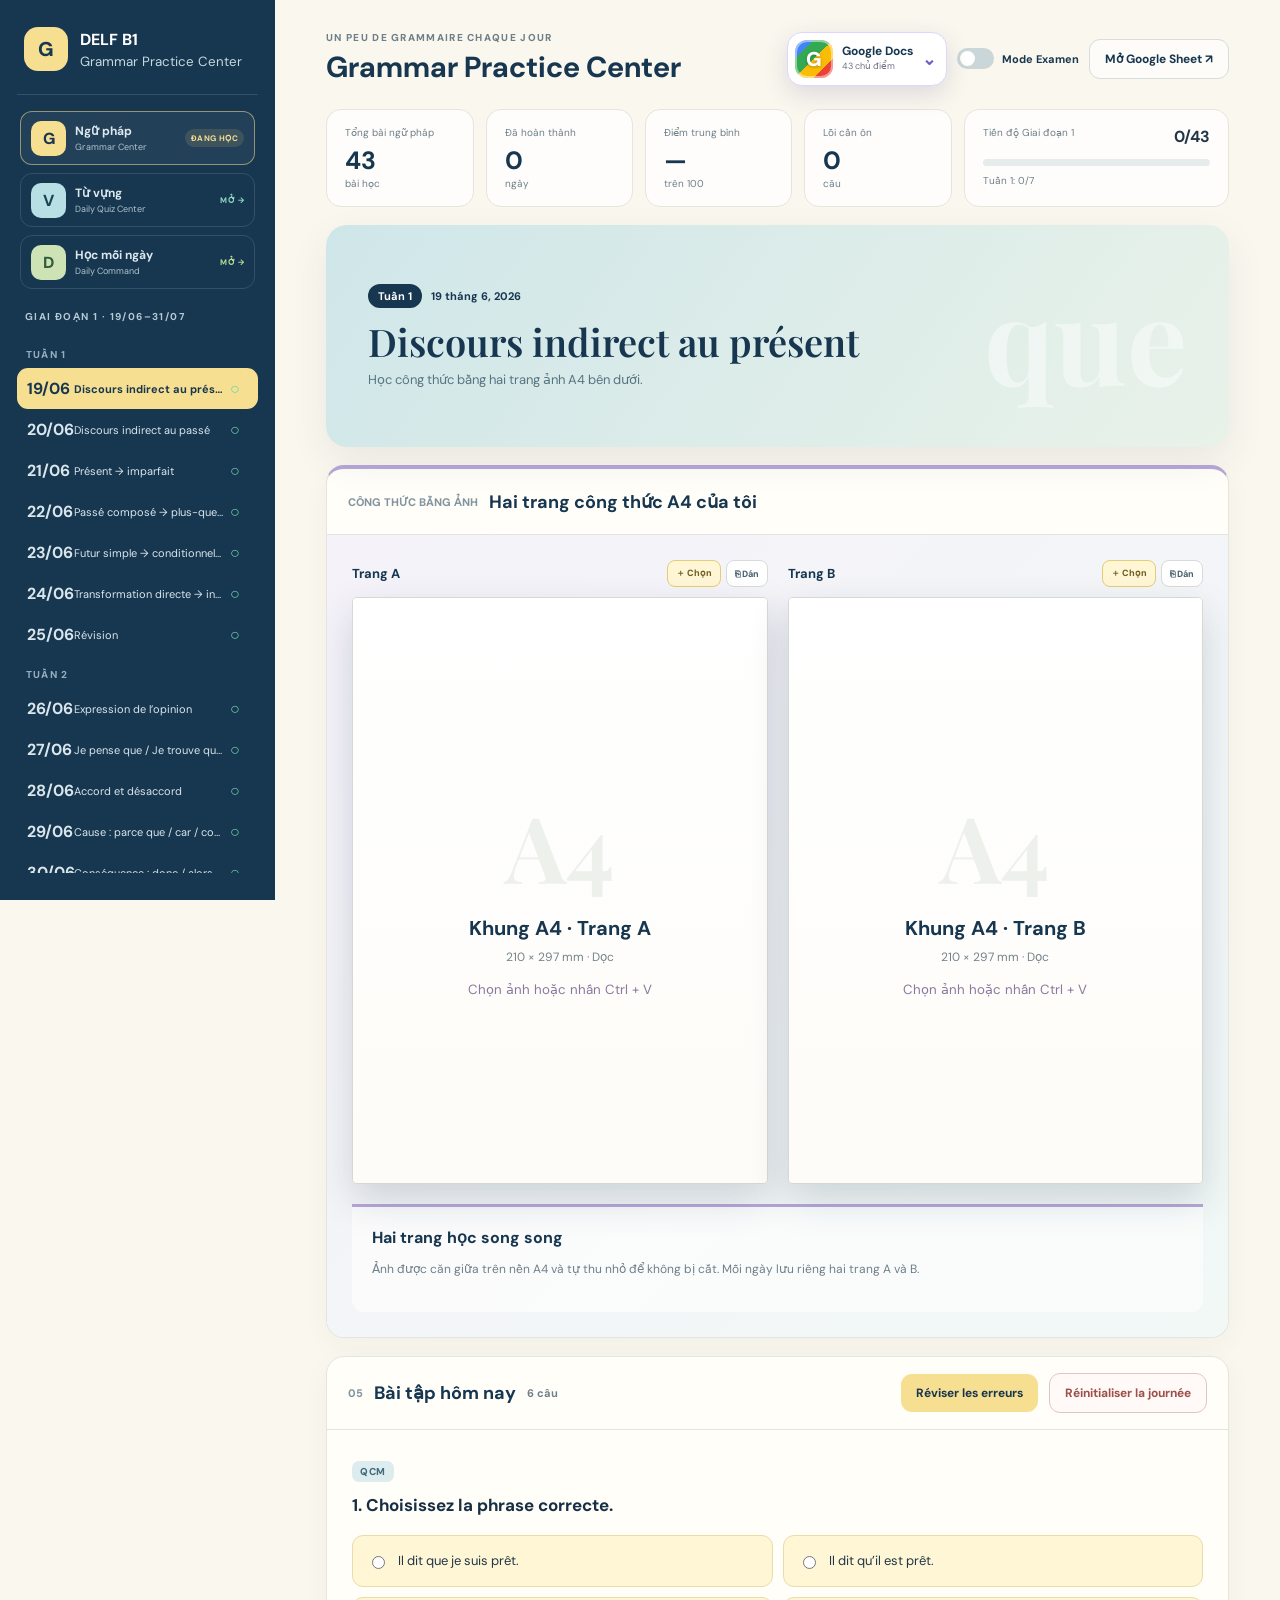
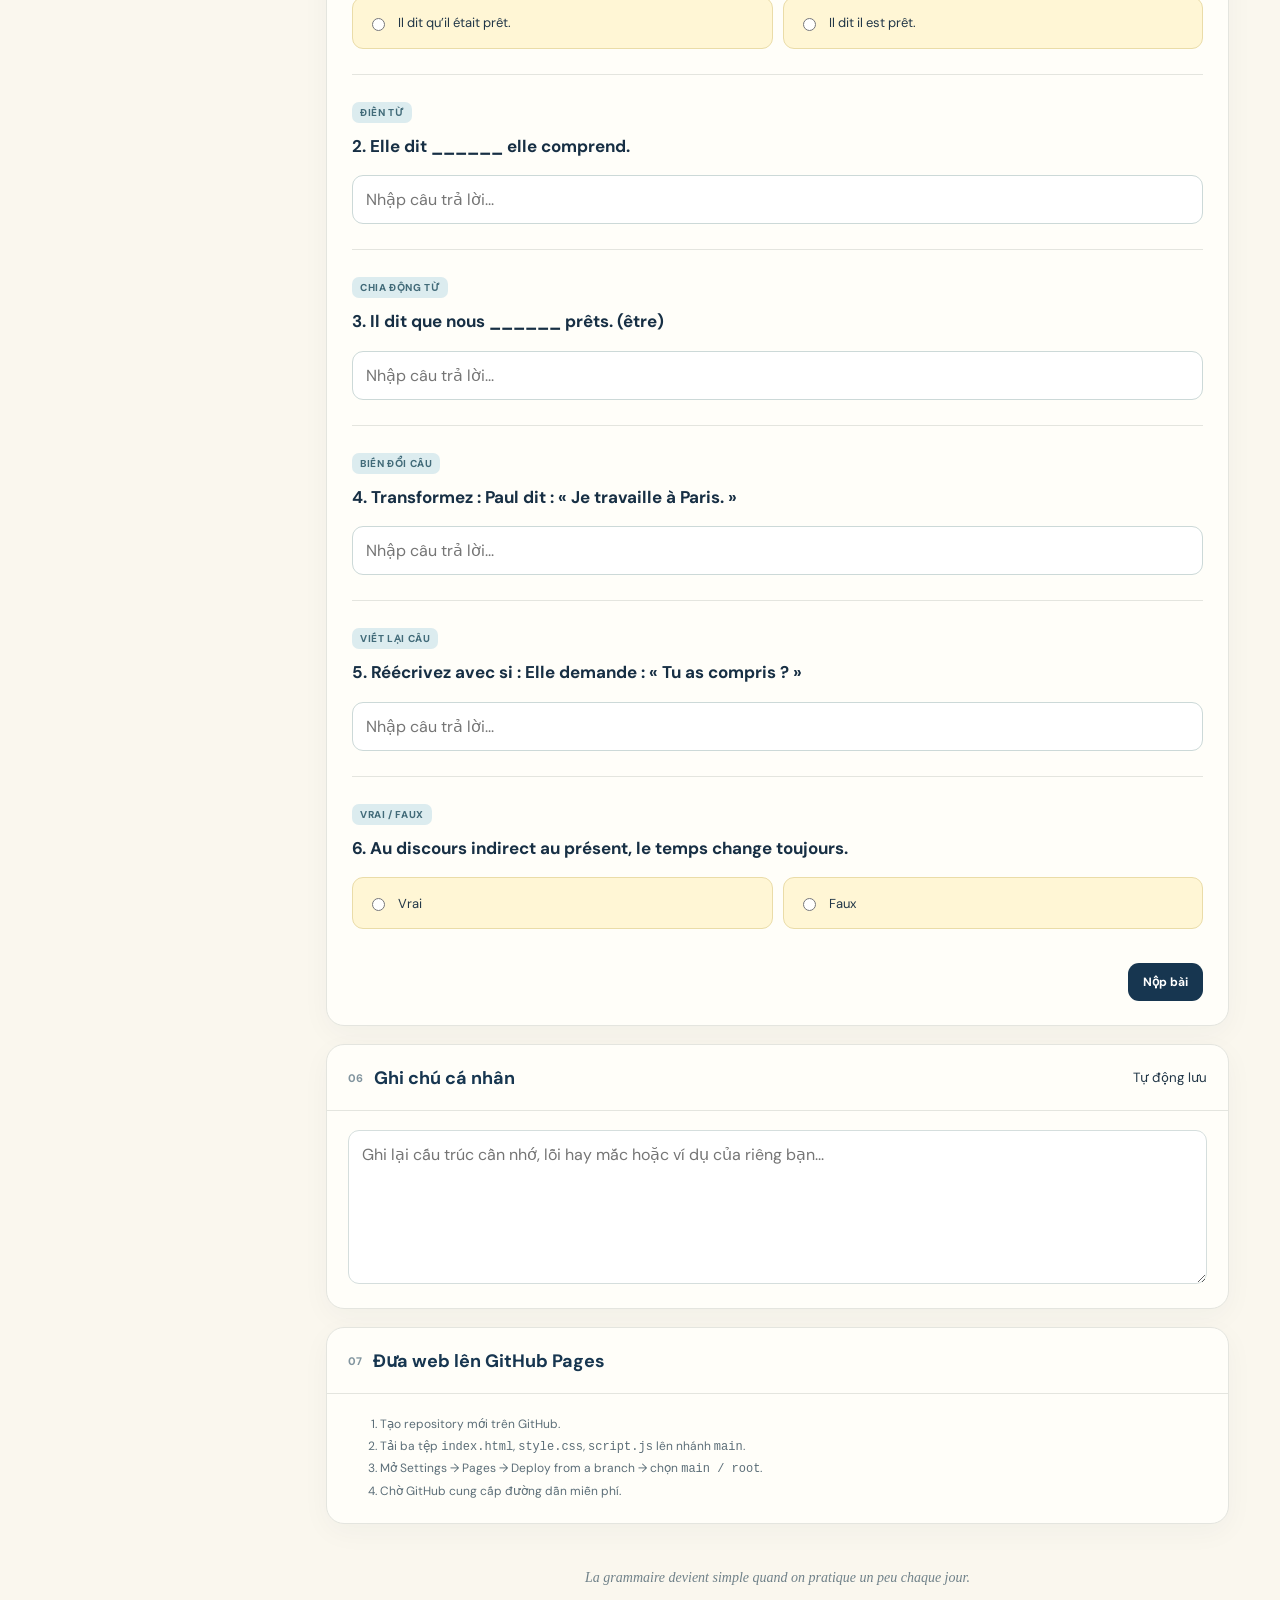
<file: grammar-practice-center/index.html>
<!doctype html>
<html lang="vi">
<head>
  <meta charset="utf-8">
  <meta name="viewport" content="width=device-width,initial-scale=1">
  <meta name="description" content="Luyện ngữ pháp DELF B1 theo từng ngày">
  <title>DELF B1 – Grammar Practice Center</title>
  <link rel="preconnect" href="https://fonts.googleapis.com">
  <link rel="preconnect" href="https://fonts.gstatic.com" crossorigin>
  <link href="https://fonts.googleapis.com/css2?family=DM+Sans:wght@400;500;600;700&family=Playfair+Display:wght@600;700&display=swap" rel="stylesheet">
  <link rel="stylesheet" href="style.css">
</head>
<body>
  <aside class="sidebar" id="sidebar">
    <div class="brand"><span>G</span><div><strong>DELF B1</strong><small>Grammar Practice Center</small></div></div>
    <button class="sidebar-close" id="sidebarClose" aria-label="Đóng">×</button>
    <div class="app-switcher" aria-label="Chọn trung tâm học tập">
      <a class="app-link grammar active" href="index.html" aria-current="page"><span>G</span><div><strong>Ngữ pháp</strong><small>Grammar Center</small></div><b>Đang học</b></a>
      <a class="app-link vocabulary" href="../index.html"><span>V</span><div><strong>Từ vựng</strong><small>Daily Quiz Center</small></div><b>Mở →</b></a>
      <a class="app-link daily" href="../../../h-y-t-o-cho-t/outputs/index.html"><span>D</span><div><strong>Học mỗi ngày</strong><small>Daily Command</small></div><b>Mở →</b></a>
    </div>
    <p class="phase">GIAI ĐOẠN 1 · 19/06–31/07</p>
    <nav id="dateNav" aria-label="Danh sách ngày học"></nav>
  </aside>
  <div class="overlay" id="overlay"></div>

  <main>
    <header class="topbar">
      <button class="menu" id="menuButton" aria-label="Mở danh sách ngày">☰</button>
      <div><p class="kicker">UN PEU DE GRAMMAIRE CHAQUE JOUR</p><h1>Grammar Practice Center</h1></div>
      <div class="top-actions">
        <div class="grammar-docs-menu">
          <button class="grammar-docs-button" id="grammarDocsButton" type="button" aria-expanded="false" aria-controls="grammarDocsDropdown">
            <span class="grammar-docs-logo" aria-hidden="true">G</span>
            <span class="grammar-docs-copy"><strong>Google Docs</strong><small>43 chủ điểm</small></span>
            <b aria-hidden="true">⌄</b>
          </button>
          <div class="grammar-docs-dropdown hidden" id="grammarDocsDropdown">
            <div class="grammar-docs-head">
              <div><strong>GIAI ĐOẠN 1</strong><small>19/06–31/07 · 43 trang</small></div>
              <a href="https://docs.google.com/document/d/1jDOXkLqLHF2qRvccMJYQBqrh7lDazVG6J2VNkz8Lff8/edit?tab=t.0" target="_blank" rel="noopener">Mở toàn bộ ↗</a>
            </div>
            <nav id="grammarDocsLinks" aria-label="Liên kết Google Docs theo chủ điểm"></nav>
          </div>
        </div>
        <label class="exam-switch"><input id="examMode" type="checkbox"><span></span> Mode Examen</label>
        <a class="btn ghost" target="_blank" rel="noopener" href="https://docs.google.com/spreadsheets/d/1YFaJsXJTqSx6uHM-JiE21w3QQ0O2eGNzHn74Jk4L0ME/edit?gid=2114291577#gid=2114291577">Mở Google Sheet ↗</a>
      </div>
    </header>

    <section class="dashboard">
      <article><span>Tổng bài ngữ pháp</span><strong id="totalLessons">43</strong><small>bài học</small></article>
      <article><span>Đã hoàn thành</span><strong id="completedLessons">0</strong><small>ngày</small></article>
      <article><span>Điểm trung bình</span><strong id="averageScore">—</strong><small>trên 100</small></article>
      <article><span>Lỗi cần ôn</span><strong id="errorCount">0</strong><small>câu</small></article>
      <article class="progress-card"><div><span>Tiến độ Giai đoạn 1</span><b id="progressLabel">0/43</b></div><div class="track"><i id="progressBar"></i></div><small id="weeklyProgress">Tuần 1: 0/7</small></article>
    </section>

    <section class="lesson-hero">
      <div><div class="meta"><span id="weekBadge">Tuần 1</span><time id="lessonDate">19/06/2026</time></div><h2 id="lessonTitle">Discours indirect au présent</h2><p id="lessonUse">Thuật lại lời nói của người khác.</p></div>
      <div class="hero-symbol">que</div>
    </section>

    <section class="formula-image-panel panel">
      <div class="panel-head">
        <div><span>CÔNG THỨC BẰNG ẢNH</span><h3>Hai trang công thức A4 của tôi</h3></div>
      </div>
      <div class="a4-workspace">
        <div class="a4-slot">
          <div class="a4-slot-head"><strong>Trang A</strong><div><button class="mini-image-btn choose-image" data-slot="0" type="button">＋ Chọn</button><button class="mini-image-btn paste-image" data-slot="0" type="button">⎘ Dán</button><button class="mini-image-btn remove-image hidden" data-slot="0" type="button">× Xóa</button></div></div>
          <input class="hidden formula-image-input" data-slot="0" type="file" accept="image/png,image/jpeg,image/webp">
          <div class="a4-frame" data-slot="0" tabindex="0" title="Nhấp vào đây rồi nhấn Ctrl + V để dán ảnh">
            <div class="a4-placeholder"><strong>Khung A4 · Trang A</strong><span>210 × 297 mm · Dọc</span><small>Chọn ảnh hoặc nhấn Ctrl + V</small></div>
            <img class="hidden formula-image-preview" alt="Ảnh công thức ngữ pháp trang A">
          </div>
        </div>
        <div class="a4-slot">
          <div class="a4-slot-head"><strong>Trang B</strong><div><button class="mini-image-btn choose-image" data-slot="1" type="button">＋ Chọn</button><button class="mini-image-btn paste-image" data-slot="1" type="button">⎘ Dán</button><button class="mini-image-btn remove-image hidden" data-slot="1" type="button">× Xóa</button></div></div>
          <input class="hidden formula-image-input" data-slot="1" type="file" accept="image/png,image/jpeg,image/webp">
          <div class="a4-frame" data-slot="1" tabindex="0" title="Nhấp vào đây rồi nhấn Ctrl + V để dán ảnh">
            <div class="a4-placeholder"><strong>Khung A4 · Trang B</strong><span>210 × 297 mm · Dọc</span><small>Chọn ảnh hoặc nhấn Ctrl + V</small></div>
            <img class="hidden formula-image-preview" alt="Ảnh công thức ngữ pháp trang B">
          </div>
        </div>
        <aside><b>Hai trang học song song</b><p>Ảnh được căn giữa trên nền A4 và tự thu nhỏ để không bị cắt. Mỗi ngày lưu riêng hai trang A và B.</p></aside>
      </div>
    </section>

    <section class="practice panel" id="practicePanel">
      <div class="panel-head">
        <div><span>05</span><h3>Bài tập hôm nay</h3><b id="exerciseCount">0 câu</b></div>
        <div class="practice-actions"><button class="btn yellow" id="reviewErrors">Réviser les erreurs</button><button class="btn danger-ghost" id="resetDay">Réinitialiser la journée</button></div>
      </div>
      <div class="exam-notice hidden" id="examNotice">Mode Examen đang bật — đáp án và giải thích chỉ hiện sau khi nộp bài.</div>
      <form id="exerciseForm"></form>
      <div class="submit-row"><button class="btn navy" id="submitButton" type="button">Nộp bài</button></div>
      <div class="result hidden" id="resultBox"></div>
    </section>

    <section class="notes panel">
      <div class="panel-head"><div><span>06</span><h3>Ghi chú cá nhân</h3></div><small id="noteStatus">Tự động lưu</small></div>
      <textarea id="notes" rows="6" placeholder="Ghi lại cấu trúc cần nhớ, lỗi hay mắc hoặc ví dụ của riêng bạn..."></textarea>
    </section>

    <section class="guide panel">
      <div class="panel-head"><div><span>07</span><h3>Đưa web lên GitHub Pages</h3></div></div>
      <ol><li>Tạo repository mới trên GitHub.</li><li>Tải ba tệp <code>index.html</code>, <code>style.css</code>, <code>script.js</code> lên nhánh <code>main</code>.</li><li>Mở Settings → Pages → Deploy from a branch → chọn <code>main / root</code>.</li><li>Chờ GitHub cung cấp đường dẫn miễn phí.</li></ol>
    </section>
    <footer>La grammaire devient simple quand on pratique un peu chaque jour.</footer>
  </main>
  <div class="toast" id="toast" role="status"></div>
  <script src="script.js"></script>
</body>
</html>
</file>
<file: grammar-practice-center/style.css>
:root{--navy:#173650;--navy2:#0f293f;--blue:#dcecef;--blue2:#a7cbd1;--cream:#faf7ee;--paper:#fffef9;--yellow:#f7df91;--yellow2:#fff6d5;--ink:#213647;--muted:#6e7f89;--line:#e4e5df;--green:#3e8268;--red:#b65b55;--shadow:0 14px 38px rgba(20,49,72,.08)}
*{box-sizing:border-box}html{scroll-behavior:smooth}body{margin:0;background:var(--cream);color:var(--ink);font-family:"DM Sans",sans-serif}button,input,textarea{font:inherit}.hidden{display:none!important}
.sidebar{position:fixed;inset:0 auto 0 0;z-index:30;width:275px;padding:27px 17px;background:var(--navy);color:#fff;display:flex;flex-direction:column}.brand{display:flex;align-items:center;gap:12px;padding:0 7px 23px;border-bottom:1px solid #ffffff20}.brand>span{width:44px;height:44px;display:grid;place-items:center;border-radius:14px;background:var(--yellow);color:var(--navy);font-size:20px;font-weight:800}.brand strong,.brand small{display:block}.brand small{margin-top:3px;color:#c6d8df}.phase{margin:24px 8px 12px;color:#b5cad3;font-size:10px;font-weight:700;letter-spacing:.14em}#dateNav{overflow:auto;scrollbar-width:thin;scrollbar-color:#718797 transparent}.week-title{padding:13px 9px 7px;color:#92afbb;font-size:10px;font-weight:800;letter-spacing:.12em}.date-btn{width:100%;display:grid;grid-template-columns:40px 1fr 18px;gap:7px;align-items:center;border:0;border-radius:11px;padding:10px;background:transparent;color:#d9e6eb;text-align:left;cursor:pointer}.date-btn:hover{background:#ffffff10}.date-btn.active{background:var(--yellow);color:var(--navy);font-weight:700}.date-btn span:nth-child(2){overflow:hidden;text-overflow:ellipsis;white-space:nowrap;font-size:11px}.date-btn i{color:#6dd1a8;font-style:normal}.sidebar-close{display:none}
main{margin-left:275px;padding:31px clamp(23px,4vw,58px)}.topbar{display:flex;align-items:center;gap:15px;margin-bottom:23px}.kicker{margin:0 0 4px;color:var(--muted);font-size:10px;font-weight:800;letter-spacing:.13em}.topbar h1{margin:0;color:var(--navy);font-size:29px}.top-actions{margin-left:auto;display:flex;align-items:center;gap:10px}.menu{display:none;border:0;background:none;color:var(--navy);font-size:24px}.btn{border:0;border-radius:11px;padding:11px 15px;text-decoration:none;font-weight:700;font-size:12px;cursor:pointer}.ghost{border:1px solid #d5dddd;background:#ffffffaa;color:var(--navy)}.navy{background:var(--navy);color:white}.yellow{background:var(--yellow);color:var(--navy)}.danger-ghost{border:1px solid #e2c5c2;background:#fff9f7;color:#9c504a}.exam-switch{display:flex;align-items:center;gap:8px;color:var(--navy);font-size:11px;font-weight:700;cursor:pointer}.exam-switch input{display:none}.exam-switch span{width:37px;height:21px;border-radius:20px;background:#cad6d7;position:relative}.exam-switch span:after{content:"";position:absolute;left:3px;top:3px;width:15px;height:15px;border-radius:50%;background:#fff;transition:.2s}.exam-switch input:checked+span{background:var(--navy)}.exam-switch input:checked+span:after{transform:translateX(16px)}
.dashboard{display:grid;grid-template-columns:repeat(4,minmax(120px,1fr)) minmax(260px,1.8fr);gap:12px;margin-bottom:18px}.dashboard article{padding:16px 18px;border:1px solid var(--line);border-radius:15px;background:#ffffffc9}.dashboard span,.dashboard small{display:block;color:var(--muted);font-size:10px}.dashboard strong{display:inline-block;margin:5px 4px 0 0;color:var(--navy);font-size:25px}.progress-card>div:first-child{display:flex;justify-content:space-between}.track{height:7px;margin:12px 0 8px;border-radius:20px;background:#e5eceb;overflow:hidden}.track i{display:block;width:0;height:100%;background:linear-gradient(90deg,var(--blue2),var(--green));transition:.3s}
.lesson-hero{min-height:190px;margin-bottom:18px;padding:37px 42px;border-radius:21px;background:linear-gradient(125deg,#cfe6e9,#e9f2e9);display:flex;align-items:center;justify-content:space-between;overflow:hidden;box-shadow:var(--shadow)}.meta{display:flex;gap:9px;align-items:center;color:var(--navy);font-size:11px;font-weight:700}.meta span{padding:5px 10px;border-radius:20px;background:var(--navy);color:#fff}.lesson-hero h2{max-width:850px;margin:16px 0 8px;color:var(--navy);font:600 clamp(30px,4vw,50px)/1.12 "Playfair Display",serif}.lesson-hero p{margin:0;color:#567481}.hero-symbol{color:#ffffff70;font:700 120px "Playfair Display",serif}
.lesson-grid{display:grid;grid-template-columns:1fr 1fr;gap:14px;margin-bottom:18px}.info-card{padding:22px;border:1px solid var(--line);border-radius:17px;background:var(--paper);box-shadow:0 7px 25px #17324d0a}.info-card>span{color:#79909b;font-size:10px;font-weight:800;letter-spacing:.1em}.info-card h3{margin:13px 0 0;color:var(--navy);font:600 23px/1.45 "Playfair Display",serif}.info-card p,.info-card li{font-size:13px;line-height:1.65}.formula{border-top:4px solid var(--yellow)}.use{border-top:4px solid var(--blue2)}.examples{grid-row:span 2}.example{padding:13px 0;border-bottom:1px solid var(--line);font:italic 15px/1.6 Georgia,serif;color:#375466}.example:last-child{border:0}.mistakes{background:#fffaf1}.mistakes ul{margin:12px 0 0;padding-left:20px;color:#735e45}
.panel{margin-bottom:18px;border:1px solid var(--line);border-radius:18px;background:var(--paper);overflow:hidden;box-shadow:0 8px 29px #17324d0a}.panel-head{min-height:66px;padding:16px 21px;border-bottom:1px solid var(--line);display:flex;justify-content:space-between;align-items:center}.panel-head>div{display:flex;align-items:center;gap:11px}.panel-head span{color:#82959f;font-size:11px;font-weight:800}.panel-head h3{margin:0;color:var(--navy);font-size:18px}.panel-head b{color:var(--muted);font-size:11px}.practice-actions{display:flex;gap:8px}.exam-notice{margin:18px 24px 0;padding:12px;border-radius:10px;background:var(--navy);color:#fff;font-size:12px;text-align:center}
#exerciseForm{padding:4px 25px}.exercise{padding:25px 0;border-bottom:1px solid var(--line)}.exercise:last-child{border:0}.type{display:inline-block;padding:4px 8px;border-radius:7px;background:var(--blue);color:#426b79;font-size:10px;font-weight:800;letter-spacing:.06em}.exercise h4{margin:11px 0 16px;color:#172f44;font-size:17px;line-height:1.5}.options{display:grid;grid-template-columns:1fr 1fr;gap:10px}.option{display:flex;align-items:center;gap:10px;min-height:52px;padding:12px 14px;border:1px solid #eadca8;border-radius:11px;background:var(--yellow2);font-size:13px;cursor:pointer}.option.correct{border-color:var(--green);background:#e8f5ee;color:#28624b}.option.wrong{border-color:var(--red);background:#faece9;color:#934a45}.text-answer{width:100%;border:1px solid #ccd9d8;border-radius:11px;padding:13px;outline:none}.text-answer:focus{border-color:#7eabb4;box-shadow:0 0 0 3px #a7cbd128}.feedback{margin:11px 0 0;padding:11px 13px;border-radius:9px;background:#f1f6f4;color:#48616a;font-size:12px;line-height:1.55}.reorder-bank,.reorder-zone{display:flex;flex-wrap:wrap;gap:8px;min-height:52px;padding:10px;border:1px dashed #aebfbe;border-radius:11px}.reorder-zone{margin-top:10px;background:#f5f9f7}.token{border:1px solid #d4c479;border-radius:8px;background:var(--yellow2);padding:8px 11px;cursor:grab}.submit-row{padding:5px 25px 24px;text-align:right}.result{margin:0 25px 24px;padding:20px;border-radius:13px;background:var(--blue);text-align:center}.result strong{display:block;color:var(--navy);font-size:32px}.notes textarea{width:calc(100% - 42px);margin:19px 21px;border:1px solid #d5dedd;border-radius:11px;padding:13px;resize:vertical;outline:none}.guide ol{margin:20px 35px;padding-left:18px;color:#5c6e78;font-size:12px;line-height:1.8}footer{padding:28px 0 5px;color:#6f8189;font:italic 14px Georgia,serif;text-align:center}.toast{position:fixed;right:24px;bottom:24px;z-index:60;max-width:330px;padding:12px 16px;border-radius:10px;background:var(--navy2);color:#fff;font-size:12px;opacity:0;transform:translateY(12px);pointer-events:none;transition:.2s}.toast.show{opacity:1;transform:none}.overlay{display:none}
@media(max-width:1150px){.dashboard{grid-template-columns:repeat(4,1fr)}.progress-card{grid-column:1/-1}}
@media(max-width:780px){.sidebar{transform:translateX(-100%);transition:.25s}.sidebar.open{transform:none}.sidebar-close{display:block;position:absolute;right:12px;top:8px;border:0;background:none;color:#fff;font-size:27px}.overlay.show{display:block;position:fixed;inset:0;z-index:20;background:#0c253a80}main{margin-left:0;padding:18px 14px}.menu{display:block}.topbar{align-items:flex-start}.topbar h1{font-size:20px}.kicker{display:none}.top-actions{gap:5px}.top-actions .ghost{width:42px;height:42px;overflow:hidden;font-size:0;padding:0}.top-actions .ghost:before{content:"↗";font-size:18px}.exam-switch{font-size:0}.dashboard{grid-template-columns:1fr 1fr;gap:7px}.progress-card{grid-column:1/-1}.lesson-hero{padding:26px 22px}.hero-symbol{display:none}.lesson-grid{grid-template-columns:1fr}.examples{grid-row:auto}.panel-head{align-items:flex-start;gap:12px}.practice-actions{flex-direction:column}.options{grid-template-columns:1fr}.word-card{grid-template-columns:1fr}.btn{padding:10px 12px}.notes textarea{width:calc(100% - 28px);margin:14px}}

/* Trình tổ chức nội dung bài học */
.lesson-hero{position:relative;padding-right:92px}.content-editor-button{position:absolute;right:24px;top:24px;z-index:2;width:48px;height:48px;border:1px solid #ffffffaa;border-radius:50%;background:var(--yellow);color:var(--navy);font-size:24px;cursor:pointer;box-shadow:0 8px 22px rgba(23,54,80,.15);transition:transform .2s,box-shadow .2s}.content-editor-button:hover{transform:rotate(10deg) scale(1.07);box-shadow:0 11px 25px rgba(23,54,80,.22)}
.info-card p,.info-card li,.info-card div{font-size:13px;line-height:1.7}.definition{border-top:4px solid #b9a9d9;background:#f8f5fd}.formula{border-top:4px solid var(--yellow);background:#fffdf4}.use{border-top:4px solid var(--blue2);background:#f5fbfc}.conjugation{border-top:4px solid #8fc7a8;background:#f3faf6}.conjugation div{margin-top:12px;white-space:pre-wrap;color:#355d4a}.examples{grid-row:auto;border-top:4px solid #e6bc82;background:#fffaf2}.mistakes{border-top:4px solid #dfa19a;background:#fff5f2}.extra{grid-column:1/-1;border-top:4px solid #b79bd0;background:#faf7fd}.extra div{margin-top:12px;white-space:pre-wrap}
.editor-modal{position:fixed;inset:0;z-index:80;display:grid;place-items:center;padding:20px}.editor-backdrop{position:absolute;inset:0;background:#0b263db0;backdrop-filter:blur(4px)}.editor-card{position:relative;width:min(900px,100%);max-height:calc(100vh - 40px);overflow:auto;border-radius:20px;background:var(--paper);box-shadow:0 30px 90px #071b2c55}.editor-card>header{display:flex;justify-content:space-between;align-items:center;padding:22px 25px;border-bottom:1px solid var(--line)}.editor-card header p{margin:0;color:#78909a;font-size:9px;font-weight:800;letter-spacing:.13em}.editor-card header h2{margin:4px 0 0;color:var(--navy);font:600 26px "Playfair Display",serif}.editor-card header button{border:0;background:none;color:var(--navy);font-size:29px;cursor:pointer}.editor-help{padding:17px 25px 0}.editor-help .tag{display:inline-block;margin:0 5px 6px 0;padding:5px 9px;border-radius:15px;font-size:9px;font-weight:800}.definition-tag{background:#eee8f8;color:#67518b}.formula-tag{background:#fff1b9;color:#79621d}.use-tag{background:#dceff2;color:#3f6d78}.conjugation-tag{background:#dff1e6;color:#376b50}.examples-tag{background:#f9e5c8;color:#805c2d}.mistakes-tag{background:#f6dcd7;color:#864b45}.editor-help p{margin:4px 0 0;color:var(--muted);font-size:11px}.editor-card>textarea{width:calc(100% - 50px);margin:16px 25px;border:1px solid #cddbd9;border-radius:12px;padding:15px;resize:vertical;outline:none;line-height:1.65}.editor-card>textarea:focus{border-color:#7faab3;box-shadow:0 0 0 3px #a7cbd128}.editor-card>footer{display:flex;justify-content:space-between;padding:0 25px 24px}body.modal-open{overflow:hidden}
@media(max-width:780px){.lesson-hero{padding:75px 22px 26px}.content-editor-button{left:21px;right:auto;top:18px;width:43px;height:43px}.extra{grid-column:auto}.editor-modal{padding:8px}.editor-card{max-height:calc(100vh - 16px)}.editor-card>textarea{width:calc(100% - 30px);margin:14px 15px}.editor-card>footer{padding:0 15px 18px;gap:8px}.editor-help{padding:14px 15px 0}}

/* Khung ảnh công thức chuẩn tỷ lệ giấy A4 */
.formula-image-panel{border-top:4px solid #b7a7d7}.image-actions{display:flex;gap:8px}.a4-workspace{display:grid;grid-template-columns:minmax(300px,620px) minmax(190px,1fr);gap:28px;align-items:start;padding:25px;background:linear-gradient(135deg,#f5f2fa,#f1f8f6)}.a4-frame{position:relative;width:min(100%,560px);aspect-ratio:210/297;margin:auto;overflow:hidden;border:1px solid #d8d8d2;border-radius:5px;background:#fff;box-shadow:0 16px 38px rgba(21,46,67,.17);outline:none;cursor:paste}.a4-frame:focus{box-shadow:0 0 0 4px rgba(183,167,215,.24),0 16px 38px rgba(21,46,67,.17)}.a4-frame img{width:100%;height:100%;object-fit:contain;background:#fff}.a4-placeholder{position:absolute;inset:0;display:grid;place-content:center;gap:8px;padding:30px;color:#74838c;text-align:center;background:linear-gradient(#fff,#fdfcf8)}.a4-placeholder:before{content:"A4";font:700 92px "Playfair Display",serif;color:#eef0eb}.a4-placeholder strong{color:var(--navy);font-size:20px}.a4-placeholder span{font-size:12px}.a4-placeholder small{margin-top:8px;color:#8a789e}.a4-workspace aside{padding:20px;border-left:3px solid #b7a7d7;border-radius:0 12px 12px 0;background:#ffffffa8}.a4-workspace aside b{color:var(--navy)}.a4-workspace aside p{color:var(--muted);font-size:12px;line-height:1.65}
@media(max-width:780px){.formula-image-panel .panel-head{flex-direction:column}.image-actions{width:100%;flex-wrap:wrap}.a4-workspace{grid-template-columns:1fr;padding:15px}.a4-workspace aside{border-left:0;border-top:3px solid #b7a7d7;border-radius:0 0 12px 12px}.a4-frame{width:100%}}
.a4-frame{cursor:copy}
.a4-workspace{grid-template-columns:repeat(2,minmax(0,1fr));gap:20px}.a4-slot{min-width:0}.a4-slot-head{display:flex;justify-content:space-between;align-items:center;gap:10px;margin-bottom:10px}.a4-slot-head>strong{color:var(--navy);font-size:13px}.a4-slot-head>div{display:flex;gap:5px;flex-wrap:wrap;justify-content:flex-end}.mini-image-btn{border:1px solid #d6dcd9;border-radius:8px;background:#fff;padding:6px 8px;color:#49626e;font-size:9px;font-weight:800;cursor:pointer}.mini-image-btn.choose-image{border-color:#e3ce75;background:var(--yellow2);color:#705e21}.mini-image-btn.remove-image{border-color:#e3c5c1;background:#fff7f5;color:#9a4d47}.a4-frame{width:100%}.a4-workspace>aside{grid-column:1/-1;border-left:0;border-top:3px solid #b7a7d7;border-radius:0 0 12px 12px}
@media(max-width:780px){.a4-workspace{grid-template-columns:1fr}.a4-workspace>aside{grid-column:auto}.a4-slot+.a4-slot{margin-top:9px}}

/* Bộ chuyển nhanh giữa hai ứng dụng học */
.app-switcher{display:grid;gap:8px;padding:16px 3px 3px}.app-link{display:grid;grid-template-columns:35px 1fr auto;align-items:center;gap:9px;min-height:54px;padding:8px 10px;border:1px solid #ffffff20;border-radius:12px;color:#dce8ed;text-decoration:none;transition:transform .15s,background .15s,border-color .15s}.app-link:hover{transform:translateX(2px);background:#ffffff12;border-color:#ffffff45}.app-link>span{width:35px;height:35px;display:grid;place-items:center;border-radius:10px;font-size:16px;font-weight:800}.app-link div strong,.app-link div small{display:block}.app-link div strong{font-size:12px}.app-link div small{margin-top:2px;color:#aFC4cd;font-size:9px}.app-link>b{font-size:8px;text-transform:uppercase;letter-spacing:.05em}.app-link.grammar>span{background:var(--yellow);color:var(--navy)}.app-link.vocabulary>span{background:#b8dfe4;color:#174554}.app-link.active{border-color:#f7df9188;background:#ffffff0d}.app-link.active>b{padding:4px 6px;border-radius:9px;background:#f7df9120;color:var(--yellow)}.app-link.vocabulary>b{color:#8ed9c2}.sidebar .phase{margin-top:18px}
.app-link.daily>span{background:#cde3b5;color:#315b3b}.app-link.daily>b{color:#b6dc96}

/* Tiêu đề gọn; công thức chính được trình bày bằng hai ảnh A4 */
.lesson-hero{min-height:155px;padding:31px 42px}.lesson-hero h2{font-size:clamp(25px,3vw,38px);line-height:1.16;margin:12px 0 7px}.lesson-hero p{font-size:13px}.formula-image-panel{margin-top:0}
@media(max-width:780px){.lesson-hero{min-height:140px;padding:25px 21px}.lesson-hero h2{font-size:27px}}

/* Google Docs grammar navigator */
.grammar-docs-menu{position:relative;z-index:18}.grammar-docs-button{display:flex;align-items:center;gap:9px;min-width:154px;padding:7px 10px 7px 7px;border:1px solid #ddd7ff;border-radius:15px;background:#fff;box-shadow:0 8px 25px rgba(56,44,118,.15);color:var(--navy);cursor:pointer;transition:transform .18s,box-shadow .18s}.grammar-docs-button:hover,.grammar-docs-button[aria-expanded="true"]{transform:translateY(-2px);box-shadow:0 12px 30px rgba(56,44,118,.24)}.grammar-docs-logo{display:grid;place-items:center;width:38px;height:38px;border-radius:12px;background:linear-gradient(135deg,#4285f4 0 25%,#34a853 25% 50%,#fbbc05 50% 75%,#ea4335 75%);color:#fff;font-size:20px;font-weight:900;text-shadow:0 1px 3px #0004;box-shadow:inset 0 0 0 2px #fff7}.grammar-docs-copy{display:flex;flex-direction:column;align-items:flex-start;line-height:1.05}.grammar-docs-copy strong{font-size:12px}.grammar-docs-copy small{margin-top:4px;color:#6f7184;font-size:9px}.grammar-docs-button>b{margin-left:auto;color:#6d5bc5;font-size:17px}.grammar-docs-dropdown{position:absolute;right:0;top:calc(100% + 10px);width:min(430px,calc(100vw - 28px));max-height:min(72vh,650px);overflow:hidden;border:1px solid #e5e0fa;border-radius:18px;background:#fff;box-shadow:0 24px 65px rgba(21,29,58,.25)}.grammar-docs-head{display:flex;justify-content:space-between;align-items:center;gap:18px;padding:15px 17px;background:linear-gradient(135deg,#181d45,#5c43b8);color:#fff}.grammar-docs-head>div{display:flex;flex-direction:column}.grammar-docs-head strong{font-size:13px;letter-spacing:.08em}.grammar-docs-head small{margin-top:4px;color:#e8e4ff;font-size:10px}.grammar-docs-head a{flex:none;border-radius:10px;padding:8px 10px;background:#fff;color:#44319a;text-decoration:none;font-size:10px;font-weight:800}#grammarDocsLinks{max-height:calc(min(72vh,650px) - 67px);overflow:auto;padding:9px}.grammar-docs-week{margin:9px 7px 5px;color:#7464bd;font-size:9px;font-weight:900;letter-spacing:.12em}.grammar-docs-link{display:grid;grid-template-columns:48px 1fr 18px;align-items:center;gap:7px;padding:9px 8px;border-radius:10px;color:#27324c;text-decoration:none;transition:background .16s,transform .16s}.grammar-docs-link:hover{background:#f1efff;transform:translateX(2px)}.grammar-docs-link time{color:#927d22;font-size:10px;font-weight:800}.grammar-docs-link span{overflow:hidden;font-size:11px;font-weight:650;text-overflow:ellipsis;white-space:nowrap}.grammar-docs-link i{color:#6a52c3;font-style:normal;font-weight:900}.grammar-docs-link.current{background:#fff4c7}.grammar-docs-link.current:after{content:"Hôm nay";grid-column:2;color:#8b6f00;font-size:8px;font-weight:900}
@media(max-width:980px){.grammar-docs-copy{display:none}.grammar-docs-button{min-width:0;padding:4px}.grammar-docs-button>b{display:none}}
@media(max-width:780px){.grammar-docs-menu{position:static}.grammar-docs-logo{width:34px;height:34px;border-radius:10px}.grammar-docs-dropdown{position:fixed;left:14px;right:14px;top:74px;width:auto;max-height:calc(100vh - 92px)}#grammarDocsLinks{max-height:calc(100vh - 160px)}}
</file>
